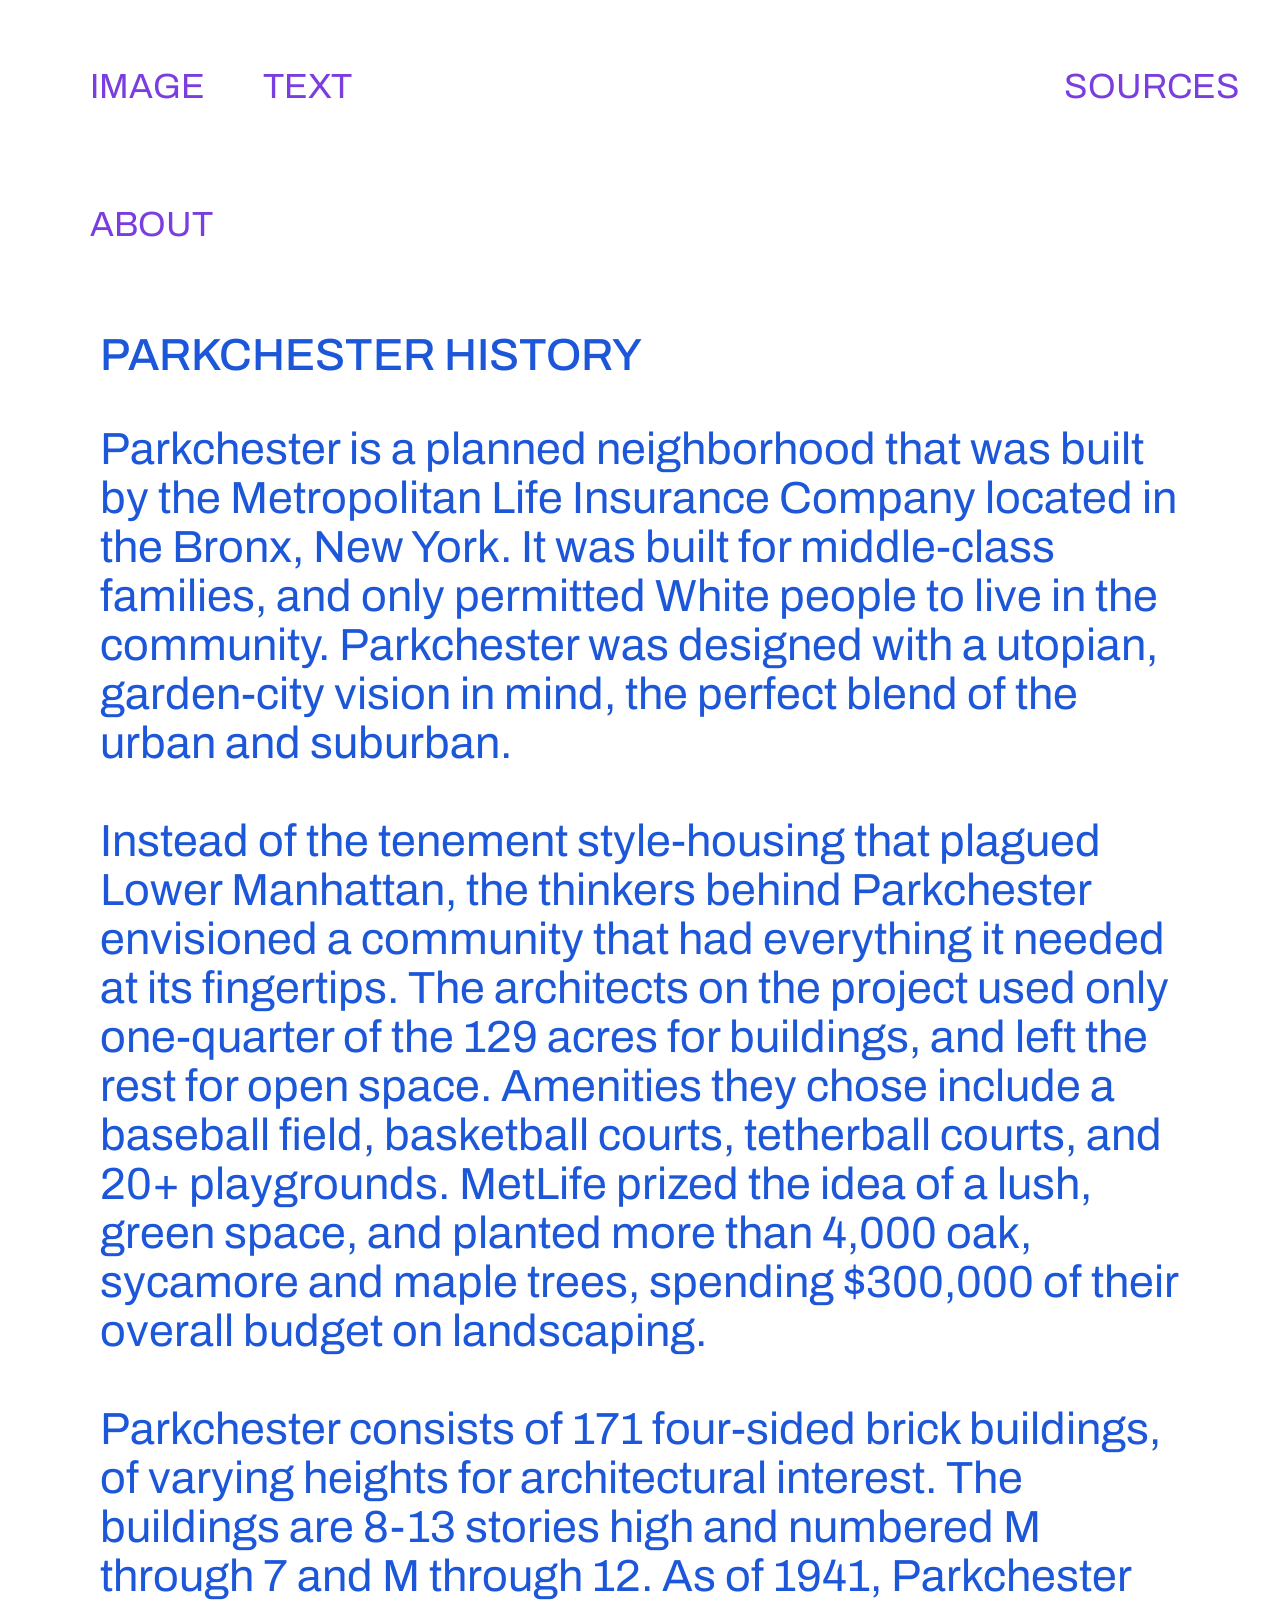
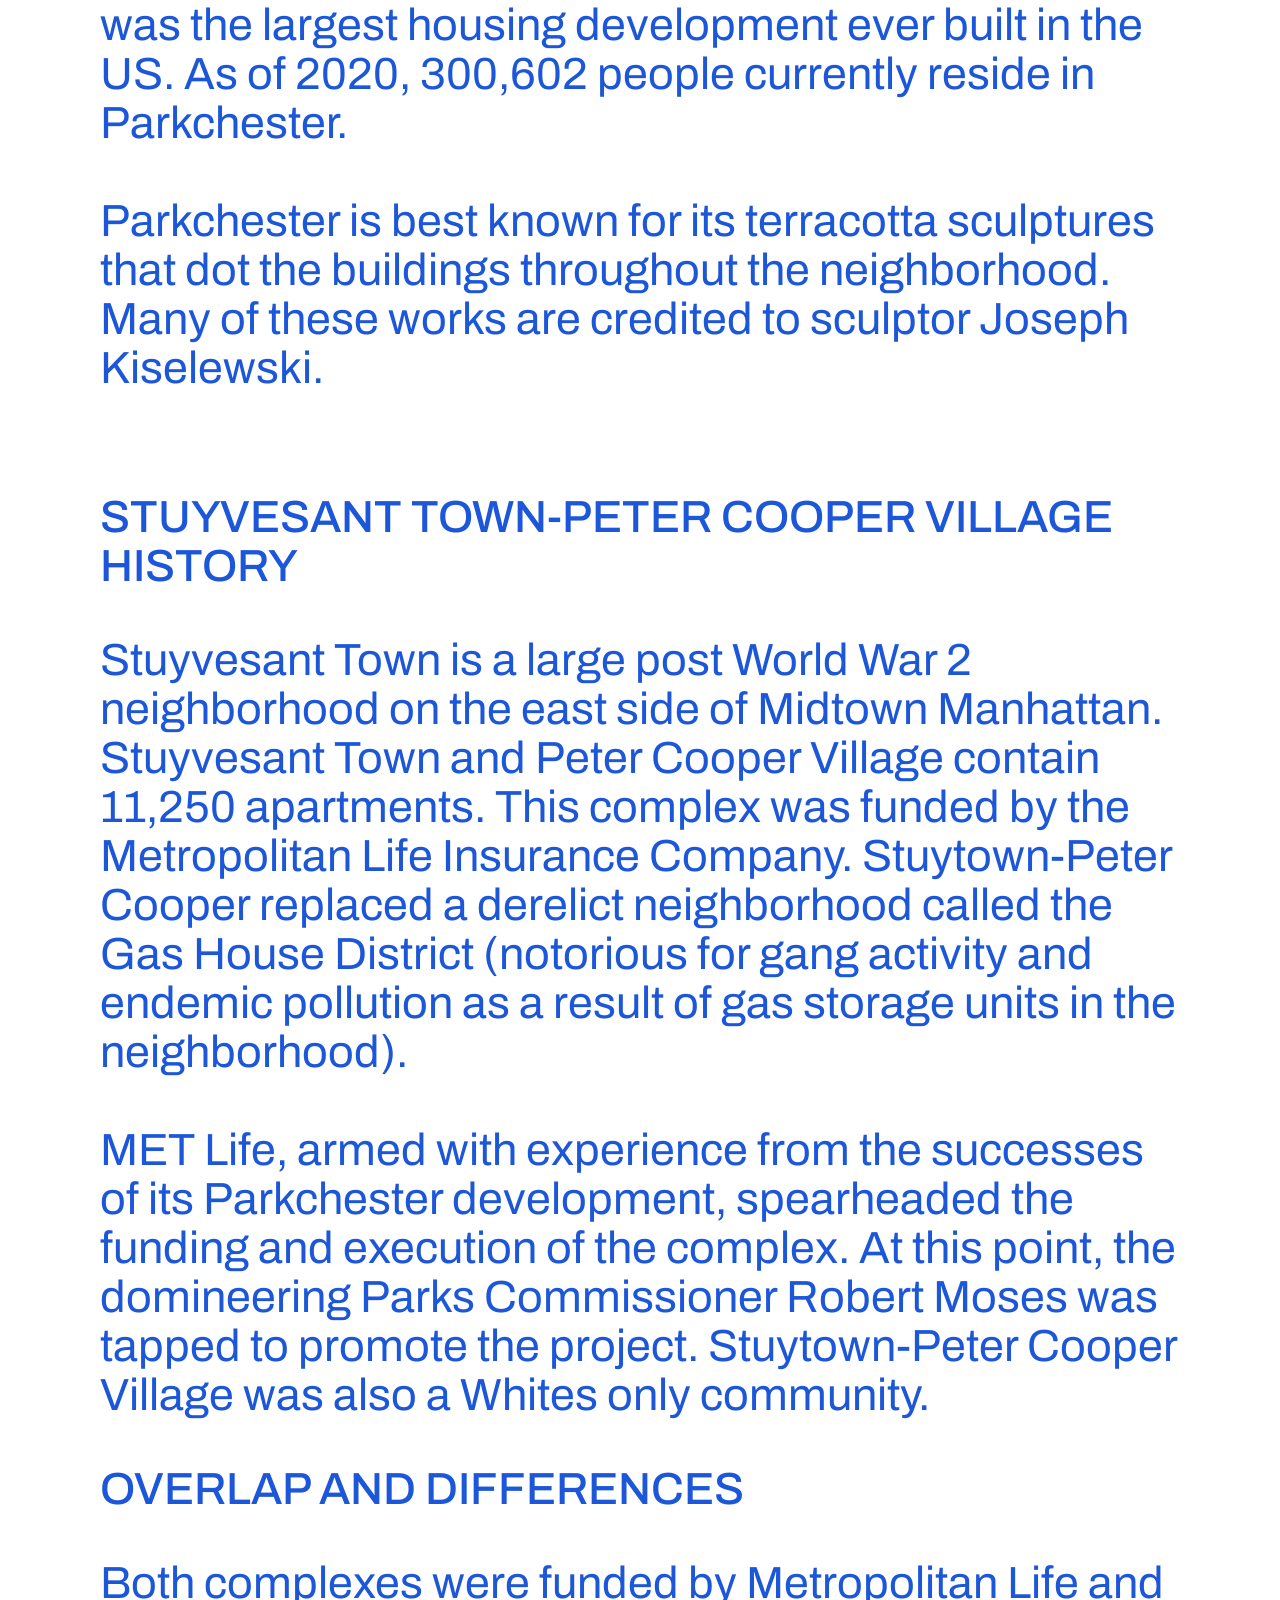
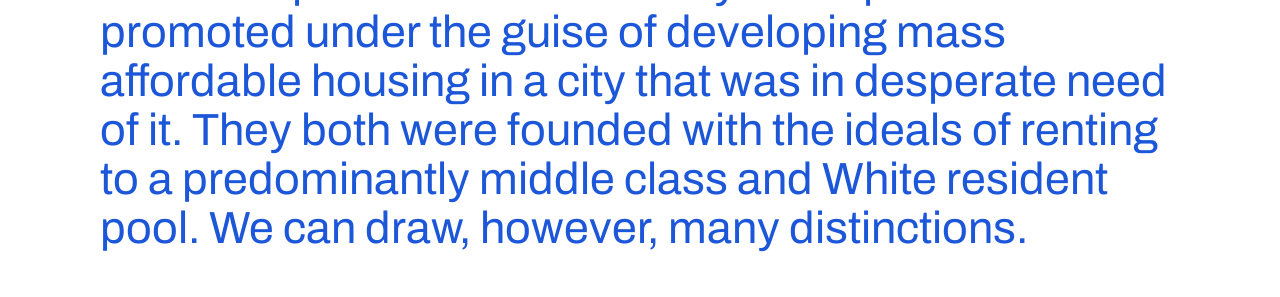
<file: session2codeoutput (1)/about.html>
<html lang="en">

    <head>
       
        <title>Text</title>
        <meta charset="UTF-8">
        <meta name="viewport" content="width=device-width, initial-scale=1.0, user-scalable=no" />
        <link rel="icon" type="image/ico" href="favicon.ico">
        <link rel="stylesheet" href="assets/css/main.css">
        </style>
    </head>

    <body>
        <nav class="navigation">
            <ul>
              <li><a href="index.html">Image</a></li>
              <li><a href="text.html">Text</a></li>
              <li><a href="sources.html">Sources</a></li>
              <li><a href="about.html">About</a></li>
            </ul>
          </nav>
        <div class="container">
    
    <h2>PARKCHESTER HISTORY</h2>
    <p>
    Parkchester is a planned neighborhood that was built by the Metropolitan Life Insurance Company located in the Bronx, New York. It was built for middle-class families, and only permitted White people to live in the community. Parkchester was designed with a utopian, garden-city vision in mind, the perfect blend of the urban and suburban.
    <br><br>
    Instead of the tenement style-housing that plagued Lower Manhattan, the
    thinkers behind Parkchester envisioned a community that had everything it needed at its fingertips. The architects on the project used only one-quarter of the 129 acres for buildings, and left the rest for open space.  Amenities they chose include a baseball field, basketball courts, tetherball courts, and 20+ playgrounds. MetLife prized the idea of a lush, green space, and planted more than 4,000 oak, sycamore and maple trees, spending $300,000 of their overall budget on landscaping.
    <br><br>
    Parkchester consists of 171 four-sided brick buildings, of varying heights for
    architectural interest. The buildings are 8-13 stories high and numbered M through 7 and M through 12.  As of 1941, Parkchester was the largest housing
    development ever built in the US. As of 2020, 300,602 people currently reside
    in Parkchester.
    <br><br>
    Parkchester is best known for its terracotta sculptures that dot the buildings throughout the neighborhood. Many of these works are credited to sculptor
    Joseph Kiselewski.</p>
    <br>
    <h2>STUYVESANT TOWN-PETER COOPER VILLAGE HISTORY</h2>
    <p>
    Stuyvesant Town is a large post World War 2 neighborhood on the east side of Midtown Manhattan. Stuyvesant Town and Peter Cooper Village contain 11,250 apartments. This complex was funded by the Metropolitan Life Insurance
    Company. Stuytown-Peter Cooper replaced a derelict neighborhood called
    the Gas House District (notorious for gang activity and endemic pollution as
    a result of gas storage units in the neighborhood).
    <br><br>
    MET Life, armed with experience from the successes of its Parkchester
    development, spearheaded the funding and execution of the complex. At
    this point, the domineering Parks Commissioner Robert Moses was tapped
    to promote the project. Stuytown-Peter Cooper Village was also a Whites
    only community.</p>
    
    <h2>OVERLAP AND DIFFERENCES</h2>
    <p>
    Both complexes were funded by Metropolitan Life and promoted under the guise of developing mass affordable housing in a city that was in desperate need of it. They both were founded with the ideals of renting to a predominantly middle class and White resident pool. We can draw, however, many distinctions.
</p>

    </body>

</html>
</file>
<file: session2codeoutput (1)/assets/css/main.css>
/* Font files */
@import url('https://fonts.googleapis.com/css2?family=Archivo:wght@400;500&display=swap');

/* CSS from here */
body {  
    margin: 0;
    background: #fff;
    font-family: 'Archivo', sans-serif;
}

img {
    max-width: 100%;
    height: auto;
}

.container {
    margin-left: 100px;
    margin-right: 100px;
    text-align: center;
}

/*Image Layer 1*/
.layer1 {
    margin: none;
    position: absolute;
    text-align: center;
    z-index: 0;
}

/*Image Layer 2*/
.layer2 {
    margin: none;
    position: absolute;
    text-align: center;
    z-index: 1;
    mix-blend-mode: multiply;
}

.navigation {
    padding-top: 1px;
}
.navigation ul li {
    text-transform: uppercase;
    display: inline-block;
    margin: 50px;
    margin-right: 05px;
  }
  
  .navigation ul li a{
    text-decoration: none;
    color: #7A3DDF;
    font-size: 35px;
    padding-top: 120px;
  }
  

  
  .navigation ul li:nth-child(3){
    margin-left: 55vw;
  }

h2 {
    font-size: 45px;
    font-weight: 500;
    text-align: left;
    color: #1D57D9;
}

p {
    font-size: 45px;
    font-weight: 400;
    text-align: left;
    color: #1D57D9;
}

p a {
    color: #E336B2;
    text-decoration: none;
}

p a:hover {
    color: #00ff2f;
}

h4 {
    text-align: left;
    font-size: 40px;
    color: #1D57D9;
}
.navigation ul li:nth-child(3){
    margin-left: 55vw;
  }
</file>
